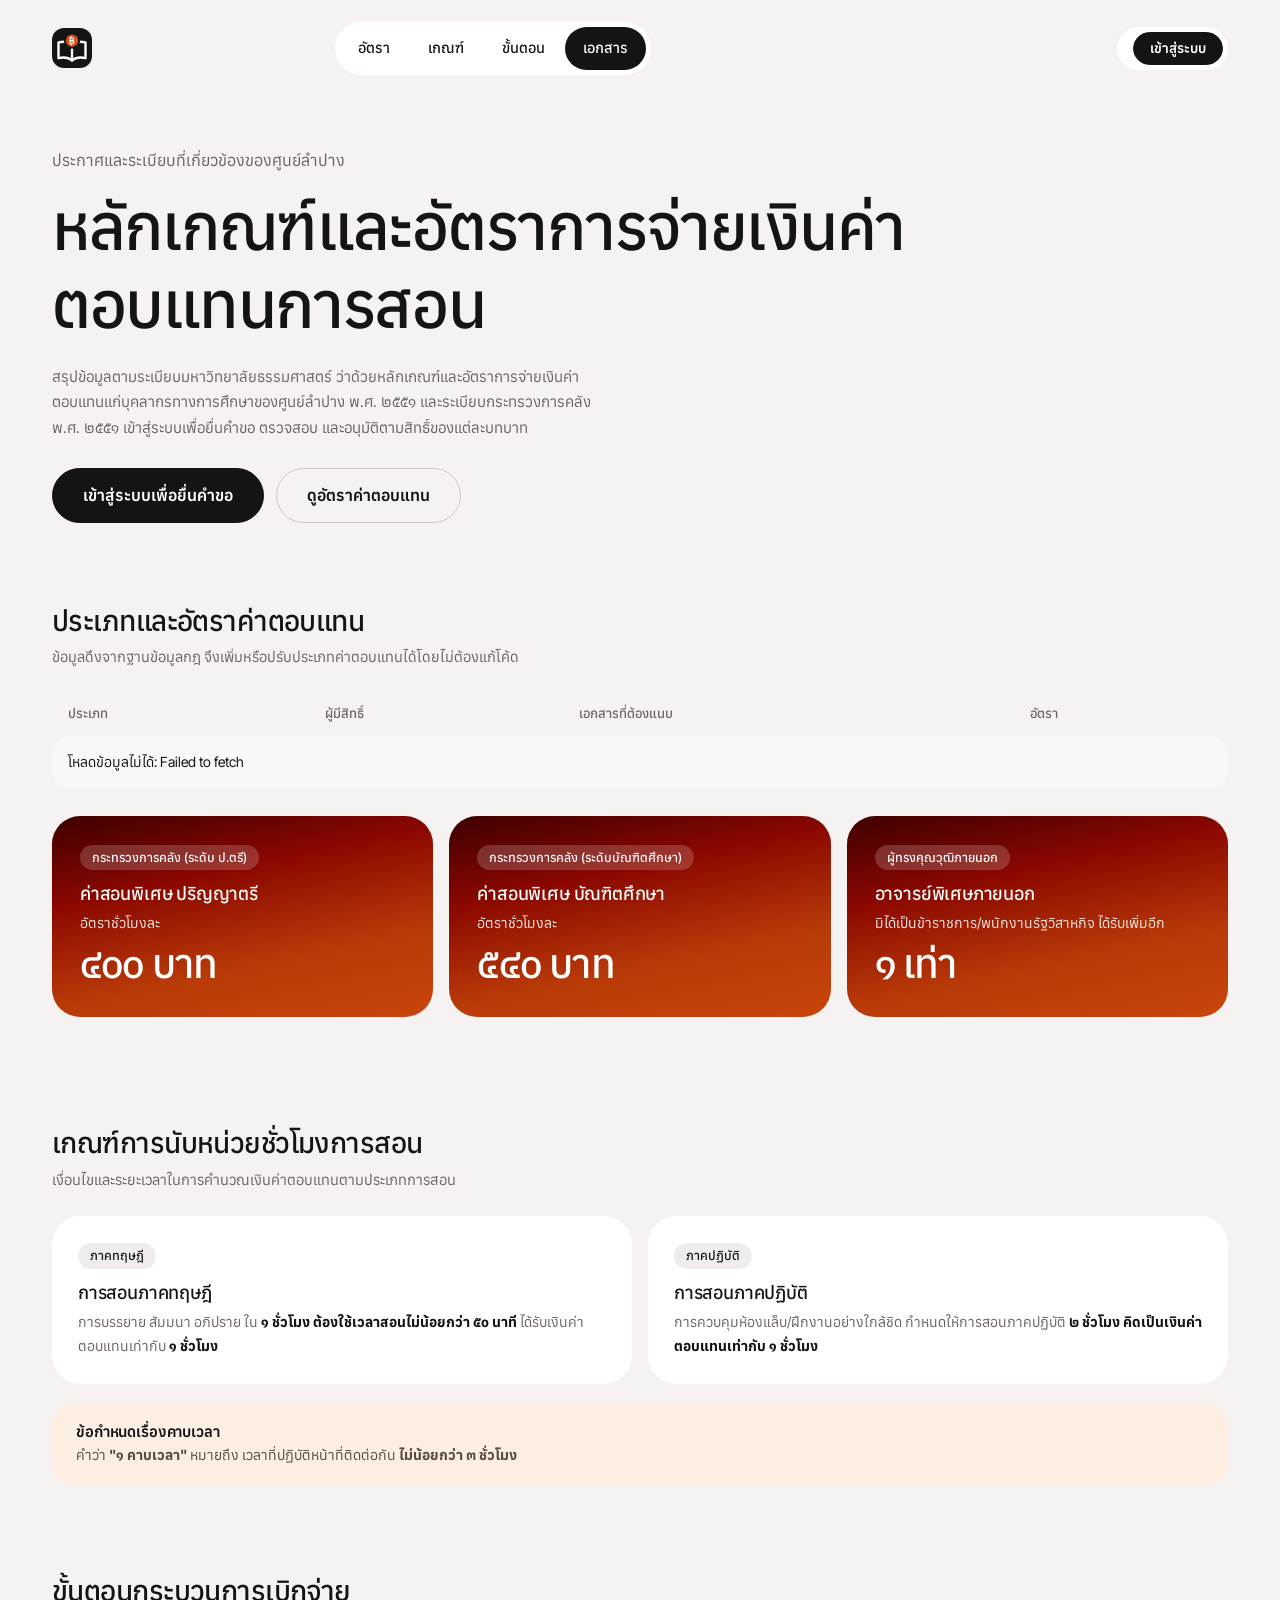
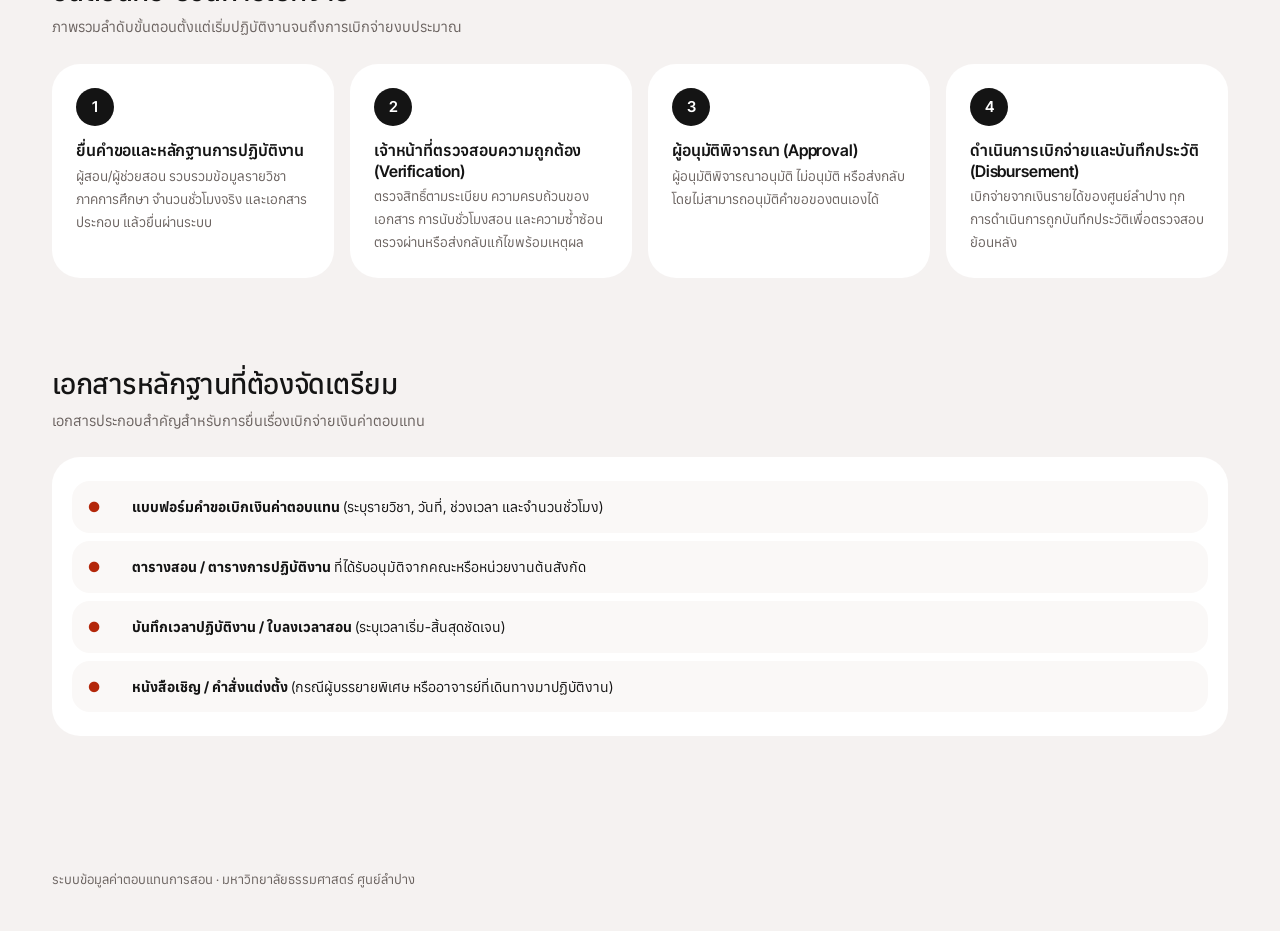
<file: Frontend/index.html>
<!DOCTYPE html>
<html lang="th">
<head>
  <meta charset="UTF-8">
  <meta name="viewport" content="width=device-width, initial-scale=1.0">
  <title>ระบบเบิกค่าตอบแทนการสอน</title>
  <link rel="preconnect" href="https://fonts.googleapis.com">
  <link rel="preconnect" href="https://fonts.gstatic.com" crossorigin>
  <link href="https://fonts.googleapis.com/css2?family=Anuphan:wght@400;500;600;700&family=Inter+Tight:wght@400;500;600;700&display=swap" rel="stylesheet">
  <link rel="stylesheet" href="css/index.css">
  <link rel="icon" href="favicon.svg" type="image/svg+xml">
  <link rel="icon" href="favicon-32.png" sizes="32x32" type="image/png">
  <link rel="apple-touch-icon" href="apple-touch-icon.png">
</head>
<body id="top">
<a class="skip" href="#main">ข้ามไปยังเนื้อหา</a>

<header class="site-header">
  <div class="wrap header-inner">
    <a class="brand" href="#top" aria-label="ระบบข้อมูลค่าตอบแทนการสอน">
      <svg class="brand-mark" viewBox="0 0 40 40" aria-hidden="true"><rect width="40" height="40" rx="12" fill="#141414"/><g transform="translate(2 2) scale(0.5625)"><defs><mask id="brandCut" maskUnits="userSpaceOnUse" x="0" y="0" width="64" height="64"><rect x="0" y="0" width="64" height="64" fill="#fff"/><circle cx="32" cy="19" r="14.5" fill="#000"/></mask></defs><g fill="none" stroke="#ffffff" stroke-width="4.2" stroke-linecap="round" stroke-linejoin="round" mask="url(#brandCut)"><path d="M32 26 C26 21 16 20 8 22 V50 C16 48 26 49 32 54"/><path d="M32 26 C38 21 48 20 56 22 V50 C48 48 38 49 32 54"/><path d="M32 26 V54"/></g><circle cx="32" cy="19" r="11" fill="#D4501A"/><g transform="translate(31.45 19.39) scale(0.78)" fill="none" stroke="#ffffff" stroke-width="2.69" stroke-linecap="round" stroke-linejoin="round"><path d="M-3.5 -7 H0.8 A3.25 3.25 0 0 1 0.8 -0.5 H-3.5"/><path d="M-3.5 -0.5 H1.6 A3.25 3.25 0 0 1 1.6 6 H-3.5"/><path d="M-3.5 -7 V6"/><path d="M-0.5 -9.5 V-7"/><path d="M-0.5 6 V8.5"/></g></g></svg>
      <span class="brand-text"><strong>ค่าตอบแทนการสอน</strong><small>ธรรมศาสตร์ ศูนย์ลำปาง</small></span>
    </a>
    <nav class="pill-nav" aria-label="เมนูหลัก">
      <a href="#dashboard" data-roles="Teacher TA Officer Approver Admin Administrators" hidden>ภาพรวม</a>
      <a href="#review" data-roles="Officer Approver" hidden>ตรวจสอบ/อนุมัติ</a>
      <a href="#claim" data-roles="Teacher TA" hidden>ยื่นคำขอ</a>
      <a href="#claims" data-roles="Teacher TA Officer Approver Admin Administrators" hidden>รายการคำขอ</a>
      <a href="#bank" data-roles="Teacher TA" hidden>บัญชีรับเงิน</a>
      <span class="nav-sep" aria-hidden="true"></span>
      <a href="#rates">อัตรา</a>
      <a href="#rules">เกณฑ์</a>
      <a href="#process">ขั้นตอน</a>
      <a href="#documents">เอกสาร</a>
    </nav>
    <div id="userBox"></div>
  </div>
</header>

<main id="main">

  <section class="hero wrap" id="intro">
    <p class="eyebrow">ประกาศและระเบียบที่เกี่ยวข้องของศูนย์ลำปาง</p>
    <h1>หลักเกณฑ์และอัตราการจ่ายเงินค่าตอบแทนการสอน</h1>
    <p class="hero-lede">
      สรุปข้อมูลตามระเบียบมหาวิทยาลัยธรรมศาสตร์ ว่าด้วยหลักเกณฑ์และอัตราการจ่ายเงินค่าตอบแทนแก่บุคลากรทางการศึกษาของศูนย์ลำปาง พ.ศ. ๒๕๕๑ และระเบียบกระทรวงการคลัง พ.ศ. ๒๕๕๑ เข้าสู่ระบบเพื่อยื่นคำขอ ตรวจสอบ และอนุมัติตามสิทธิ์ของแต่ละบทบาท
    </p>
    <div class="hero-actions">
      <button class="btn-pill big" type="button" onclick="login()">เข้าสู่ระบบเพื่อยื่นคำขอ</button>
      <a class="btn-pill big light" href="#rates">ดูอัตราค่าตอบแทน</a>
    </div>
  </section>

  <section id="dashboard" class="dash wrap" data-roles="Teacher TA Officer Approver Admin Administrators" hidden>
    <div class="dash-head">
      <div>
        <p class="eyebrow">ติดตามคำขอเบิกค่าตอบแทนของคุณได้ในที่เดียว</p>
        <h1 class="greet">ยินดีต้อนรับ, <span id="dashName">ผู้ใช้</span>!</h1>
      </div>
      <div class="dash-cta">
        <a class="btn-pill big" href="#claim" data-roles="Teacher TA" hidden>ยื่นคำขอใหม่</a>
        <a class="btn-pill big" href="#review" data-roles="Officer Approver" hidden>ไปที่คิวตรวจสอบ</a>
        <a class="btn-pill big" href="#claims" data-roles="Admin Administrators" hidden>ดูรายการคำขอ</a>
      </div>
    </div>

    <div class="dash-grid">
      <article class="card ember overview" aria-labelledby="ovTitle">
        <div class="card-head">
          <h2 id="ovTitle">ภาพรวมคำขอ</h2>
          <label class="pill-select"><span class="sr-only">เลือกปี (พ.ศ.)</span><select id="chartYear"></select></label>
        </div>
        <p class="kpi-label">ยอดรวมคำขอที่ยื่นแล้ว</p>
        <p class="kpi">฿<span id="kpiInt">0</span><span class="dec" id="kpiDec">.00</span></p>
        <p class="chip" id="kpiCount">0 คำขอที่ยื่นแล้ว</p>
        <div class="chart" role="group" aria-label="ยอดคำขอรายเดือน">
          <div class="plot" id="chartPlot"></div>
          <div class="months" id="chartMonths" aria-hidden="true"></div>
          <p class="chart-empty" id="chartEmpty"></p>
        </div>
        <p class="card-note">คำนวณจากรายการที่แสดงในตาราง &quot;รายการคำขอ&quot; ตามตัวกรองที่เลือก</p>
      </article>

      <article class="card ember" aria-labelledby="stTitle">
        <div class="card-head">
          <h2 id="stTitle">สถานะคำขอ</h2>
        </div>
        <p class="kpi-label">กำลังดำเนินการ</p>
        <p class="kpi"><span id="pendingCount">0</span><span class="dec"> คำขอ</span></p>
        <ul class="status-list" id="statusList"></ul>
        <div class="bank-card" data-roles="Teacher TA" hidden>
          <small>บัญชีรับเงิน <span id="dashBankCode">กำลังโหลด...</span></small>
          <p class="mask" id="dashBankMask">—</p>
          <small id="dashBankName"></small>
        </div>
        <div class="card-actions">
          <a class="btn-pill white" href="#claim" data-roles="Teacher TA" hidden>ยื่นคำขอ</a>
          <a class="btn-pill white" href="#bank" data-roles="Teacher TA" hidden>บัญชีรับเงิน</a>
          <a class="btn-pill white" href="#review" data-roles="Officer Approver" hidden>ตรวจสอบ/อนุมัติ</a>
        </div>
      </article>
    </div>

    <h2 class="sub-title">แยกตามประเภทค่าตอบแทน</h2>
    <div class="type-row" id="typeCards"></div>
  </section>

  <section id="review" class="section workspace" data-roles="Officer Approver" hidden>
    <h2>คำขอรอตรวจสอบ/อนุมัติ</h2>
    <p class="section-lede">เจ้าหน้าที่เห็นคำขอที่ยื่นแล้ว ผู้อนุมัติเห็นคำขอที่ตรวจผ่านแล้ว การส่งกลับหรือไม่อนุมัติต้องระบุเหตุผล</p>
    <div class="dynamic-filter-bar">
      <div id="activeFilters" class="active-filters-container"></div>
      <div class="add-filter-dropdown">
        <button type="button" class="btn ghost small" id="btnAddFilter">+ เพิ่มตัวกรอง</button>
        <div id="filterMenu" class="filter-menu" hidden>
          <button type="button" data-type="type">ประเภทคำขอ</button>
          <button type="button" data-type="term">ภาคการศึกษา</button>
          <button type="button" data-type="dateRange">ช่วงวันที่ปฏิบัติงาน</button>
          <button type="button" data-type="role">ผู้ขอ (TA / Teacher)</button>
        </div>
      </div>
    </div>

    <div class="table-card">
      <table>
        <thead>
          <tr><th>รหัส</th><th>ผู้ขอ</th><th>ประเภท</th><th>วิชา</th><th>ภาค</th><th>ชม.</th><th>ยอด</th><th>ไฟล์แนบ</th><th>ดำเนินการ</th></tr>
        </thead>
        <tbody id="reviewRows"><tr><td colspan="7">กำลังโหลดข้อมูล...</td></tr></tbody>
      </table>
    </div>
  </section>

  <section id="claim" class="section workspace" data-roles="Teacher TA" hidden>
    <h2>สร้างคำขอเบิกค่าตอบแทน</h2>
    <p class="section-lede">กรอกข้อมูล แล้วเลือกบันทึกร่างหรือยื่นคำขอ ระบบจะตรวจกฎและคำนวณยอดให้ ชื่อผู้ขอและบทบาทของคุณถูกกำหนดจากบัญชีที่เข้าสู่ระบบ</p>

    <div class="form-card">
      <input id="name" type="hidden">
      <label>ประเภทค่าตอบแทน
        <select id="typeSelect"><option value="">กำลังโหลด...</option></select>
      </label>
      <label>รายวิชา
        <input id="course" type="text" placeholder="เช่น CS361">
      </label>
      <label>ภาคการศึกษา
        <select id="term">
          <option>1/2569</option>
          <option>2/2569</option>
          <option>ฤดูร้อน/2569</option>
        </select>
      </label>
      <label>วันที่ปฏิบัติงาน
        <input id="date" type="date">
      </label>
      <label>จำนวนชั่วโมง
        <input id="hours" type="number" min="0.5" step="0.5">
      </label>

      <div class="upload-field">
        <div class="upload-head">
          <span class="upload-title">เอกสารประกอบ</span>
          <small class="upload-hint">สูงสุด 5 ไฟล์ ไฟล์ละไม่เกิน 100MB (เอกสาร ภาพ วิดีโอ)</small>
        </div>
        <input id="file" type="file" multiple hidden
          accept=".pdf,.doc,.docx,.xls,.xlsx,.ppt,.pptx,.txt,.csv,.jpg,.jpeg,.png,.gif,.webp,.mp4,.mov,.webm,.avi,.mkv">
        <button type="button" id="addBtn" class="btn-add">+ เพิ่มไฟล์</button>
        <div id="error" class="upload-error"></div>
        <ul id="fileList" class="file-list"></ul>
      </div>

      <p id="estimate" class="estimate"></p>
      <ul id="existingFileList" class="file-list"></ul>
      <div class="actions">
        <button id="btnDraft" class="btn ghost" type="button">บันทึกร่าง</button>
        <button id="btnSubmit" class="btn" type="button">ยื่นคำขอ</button>
        <button id="btnCancel" class="btn ghost" type="button" hidden>ยกเลิกการแก้ไข</button>
      </div>
      <p id="formMsg" class="msg" role="status"></p>
    </div>
  </section>

  <section id="claims" class="section workspace" data-roles="Teacher TA Officer Approver Admin Administrators" hidden>
    <h2>รายการคำขอ</h2>
    <p class="section-lede">ผู้ขอเห็นเฉพาะคำขอของตนเอง เจ้าหน้าที่และผู้อนุมัติเห็นคำขอที่ยื่นแล้วทั้งหมด</p>
    <div class="filters">
      <select id="fTerm" aria-label="กรองตามภาคการศึกษา">
        <option value="">ทุกภาคการศึกษา</option>
        <option>1/2569</option>
        <option>2/2569</option>
        <option>ฤดูร้อน/2569</option>
      </select>

      <select id="fType" aria-label="กรองตามประเภทค่าตอบแทน">
        <option value="">ทุกประเภท</option>
      </select>

      <select id="fStatus" aria-label="กรองตามสถานะ">
        <option value="">ทุกสถานะ</option>
        <option value="DRAFT">ร่าง</option>
        <option value="SUBMITTED">ยื่นแล้ว</option>
        <option value="VERIFIED">ตรวจแล้ว</option>
        <option value="APPROVED">อนุมัติ</option>
        <option value="PAID">จ่ายแล้ว</option>
        <option value="REJECTED">ไม่อนุมัติ</option>
        <option value="RETURNED">ส่งกลับแก้ไข</option>
      </select>
    </div>
    <div class="table-card">
      <table>
        <thead>
          <tr>
            <th>รหัส</th><th>ผู้ขอ</th><th>ประเภท</th><th>วิชา</th><th>ภาค</th>
            <th>ชม.</th><th>ยอด</th><th>สถานะ</th><th>ไฟล์แนบ</th><th>จัดการ</th>
          </tr>
        </thead>
        <tbody id="claimRows"><tr><td colspan="10">กำลังโหลดข้อมูล...</td></tr></tbody>
      </table>
    </div>
  </section>



  <section id="bank" class="section workspace" data-roles="Teacher TA" hidden>
    <h2>บัญชีรับเงินของฉัน</h2>
    <p class="section-lede">บันทึกบัญชีปลายทางที่จะรับค่าตอบแทน ระบบเก็บและแสดงเฉพาะเลขแบบปกปิด (เช่น xxx-x-x1234-x) เจ้าหน้าที่การเงินเห็นเฉพาะบัญชีของผู้ขอที่ได้รับอนุมัติ ในการทดสอบให้ใช้เลขจำลองเท่านั้น</p>

    <div class="form-card">
      <label>รหัสธนาคาร
        <input id="bankCode" type="text" placeholder="เช่น BANK-A" maxlength="20" autocomplete="off">
      </label>
      <label>เลขบัญชี
        <input id="bankNumber" type="text" inputmode="numeric" placeholder="เช่น xxx-x-x1234-x (เลขจำลอง)" maxlength="20" autocomplete="off">
      </label>
      <label>ชื่อบัญชี
        <input id="bankName" type="text" maxlength="100" autocomplete="off">
      </label>
      <p id="bankCurrent" class="estimate">กำลังโหลดข้อมูลบัญชี...</p>
      <div class="actions">
        <button id="btnSaveBank" class="btn" type="button">บันทึกบัญชี</button>
      </div>
      <p id="bankMsg" class="msg" role="status"></p>
    </div>
  </section>

  <section id="rates" class="section wrap">
    <h2>ประเภทและอัตราค่าตอบแทน</h2>
    <p class="section-lede">ข้อมูลดึงจากฐานข้อมูลกฎ จึงเพิ่มหรือปรับประเภทค่าตอบแทนได้โดยไม่ต้องแก้โค้ด</p>
    <div class="table-card">
      <table>
        <thead><tr><th>ประเภท</th><th>ผู้มีสิทธิ์</th><th>เอกสารที่ต้องแนบ</th><th>อัตรา</th></tr></thead>
        <tbody id="typeRows"><tr><td colspan="4">กำลังโหลดข้อมูล..</td></tr></tbody>
      </table>
    </div>
    <div class="type-grid">
      <article class="type-card">
        <span class="type-tag">กระทรวงการคลัง (ระดับ ป.ตรี)</span>
        <h3>ค่าสอนพิเศษ ปริญญาตรี</h3>
        <p>อัตราชั่วโมงละ <strong>๔๐๐ บาท</strong></p>
      </article>
      <article class="type-card">
        <span class="type-tag">กระทรวงการคลัง (ระดับบัณฑิตศึกษา)</span>
        <h3>ค่าสอนพิเศษ บัณฑิตศึกษา</h3>
        <p>อัตราชั่วโมงละ <strong>๕๔๐ บาท</strong></p>
      </article>
      <article class="type-card">
        <span class="type-tag">ผู้ทรงคุณวุฒิภายนอก</span>
        <h3>อาจารย์พิเศษภายนอก</h3>
        <p>มิได้เป็นข้าราชการ/พนักงานรัฐวิสาหกิจ ได้รับเพิ่มอีก <strong>๑ เท่า</strong></p>
      </article>
    </div>
  </section>

  <section id="rules" class="section wrap">
    <h2>เกณฑ์การนับหน่วยชั่วโมงการสอน</h2>
    <p class="section-lede">เงื่อนไขและระยะเวลาในการคำนวณเงินค่าตอบแทนตามประเภทการสอน</p>
    <div class="type-grid">
      <article class="type-card">
        <span class="type-tag">ภาคทฤษฎี</span>
        <h3>การสอนภาคทฤษฎี</h3>
        <p>การบรรยาย สัมมนา อภิปราย ใน <strong>๑ ชั่วโมง ต้องใช้เวลาสอนไม่น้อยกว่า ๕๐ นาที</strong> ได้รับเงินค่าตอบแทนเท่ากับ <strong>๑ ชั่วโมง</strong></p>
      </article>
      <article class="type-card">
        <span class="type-tag">ภาคปฏิบัติ</span>
        <h3>การสอนภาคปฏิบัติ</h3>
        <p>การควบคุมห้องแล็บ/ฝึกงานอย่างใกล้ชิด กำหนดให้การสอนภาคปฏิบัติ <strong>๒ ชั่วโมง คิดเป็นเงินค่าตอบแทนเท่ากับ ๑ ชั่วโมง</strong></p>
      </article>
    </div>
    <div class="note-box">
      <h4>ข้อกำหนดเรื่องคาบเวลา</h4>
      <p>คำว่า <strong>"๑ คาบเวลา"</strong> หมายถึง เวลาที่ปฏิบัติหน้าที่ติดต่อกัน <strong>ไม่น้อยกว่า ๓ ชั่วโมง</strong></p>
    </div>
  </section>

  <section id="process" class="section wrap">
    <h2>ขั้นตอนกระบวนการเบิกจ่าย</h2>
    <p class="section-lede">ภาพรวมลำดับขั้นตอนตั้งแต่เริ่มปฏิบัติงานจนถึงการเบิกจ่ายงบประมาณ</p>
    <ol class="process-list">
      <li>
        <span class="step-index">1</span>
        <div>
          <h3>ยื่นคำขอและหลักฐานการปฏิบัติงาน</h3>
          <p>ผู้สอน/ผู้ช่วยสอน รวบรวมข้อมูลรายวิชา ภาคการศึกษา จำนวนชั่วโมงจริง และเอกสารประกอบ แล้วยื่นผ่านระบบ</p>
        </div>
      </li>
      <li>
        <span class="step-index">2</span>
        <div>
          <h3>เจ้าหน้าที่ตรวจสอบความถูกต้อง (Verification)</h3>
          <p>ตรวจสิทธิ์ตามระเบียบ ความครบถ้วนของเอกสาร การนับชั่วโมงสอน และความซ้ำซ้อน ตรวจผ่านหรือส่งกลับแก้ไขพร้อมเหตุผล</p>
        </div>
      </li>
      <li>
        <span class="step-index">3</span>
        <div>
          <h3>ผู้อนุมัติพิจารณา (Approval)</h3>
          <p>ผู้อนุมัติพิจารณาอนุมัติ ไม่อนุมัติ หรือส่งกลับ โดยไม่สามารถอนุมัติคำขอของตนเองได้</p>
        </div>
      </li>
      <li>
        <span class="step-index">4</span>
        <div>
          <h3>ดำเนินการเบิกจ่ายและบันทึกประวัติ (Disbursement)</h3>
          <p>เบิกจ่ายจากเงินรายได้ของศูนย์ลำปาง ทุกการดำเนินการถูกบันทึกประวัติเพื่อตรวจสอบย้อนหลัง</p>
        </div>
      </li>
    </ol>
  </section>

  <section id="documents" class="section wrap">
    <h2>เอกสารหลักฐานที่ต้องจัดเตรียม</h2>
    <p class="section-lede">เอกสารประกอบสำคัญสำหรับการยื่นเรื่องเบิกจ่ายเงินค่าตอบแทน</p>
    <div class="table-card">
      <table>
        <tbody>
          <tr><td class="bullet">●</td><td><strong>แบบฟอร์มคำขอเบิกเงินค่าตอบแทน</strong> (ระบุรายวิชา, วันที่, ช่วงเวลา และจำนวนชั่วโมง)</td></tr>
          <tr><td class="bullet">●</td><td><strong>ตารางสอน / ตารางการปฏิบัติงาน</strong> ที่ได้รับอนุมัติจากคณะหรือหน่วยงานต้นสังกัด</td></tr>
          <tr><td class="bullet">●</td><td><strong>บันทึกเวลาปฏิบัติงาน / ใบลงเวลาสอน</strong> (ระบุเวลาเริ่ม-สิ้นสุดชัดเจน)</td></tr>
          <tr><td class="bullet">●</td><td><strong>หนังสือเชิญ / คำสั่งแต่งตั้ง</strong> (กรณีผู้บรรยายพิเศษ หรืออาจารย์ที่เดินทางมาปฏิบัติงาน)</td></tr>
        </tbody>
      </table>
    </div>
  </section>

</main>

<dialog id="histDlg">
  <h3>ประวัติการดำเนินการ</h3>
  <ul id="histBody"></ul>
  <button class="btn small" type="button" onclick="document.getElementById('histDlg').close()">ปิด</button>
</dialog>

<dialog id="paymentDlg" class="modal-dialog">
  <h3>บันทึกหลักฐานการโอนเงิน</h3>
  
  <div id="paymentBankInfo" class="bank-info-box">
    <!-- ข้อมูลบัญชีธนาคารจะถูกนำมาแสดงตรงนี้ผ่าน JS -->
  </div>

  <div class="form-card" style="margin-top: 1rem;">
    <label>หลักฐานการโอนเงิน (สลิป):
      <input type="file" id="slipFile" accept=".jpg,.jpeg,.png,.pdf">
    </label>
    <p class="upload-hint">อัปโหลดรูปภาพสลิป หรือไฟล์ PDF ขนาดไม่เกิน 10MB</p>
  </div>

  <div class="actions" style="justify-content: flex-end; margin-top: 1.5rem;">
    <button class="btn ghost" type="button" onclick="document.getElementById('paymentDlg').close()">ยกเลิก</button>
    <button class="btn" type="button" id="btnConfirmPayment">ยืนยันการโอนเงิน</button>
  </div>
  <p id="paymentMsg" class="msg"></p>
</dialog>

<noscript><p class="wrap section-lede">ต้องเปิดใช้งาน JavaScript เพื่อใช้งานระบบนี้</p></noscript>

<footer class="site-footer">
  <div class="wrap">
    <span>ระบบข้อมูลค่าตอบแทนการสอน &middot; มหาวิทยาลัยธรรมศาสตร์ ศูนย์ลำปาง</span>
  </div>
</footer>

<script src="js/auth.js"></script>
<script src="js/app.js"></script>
<script src="js/review.js"></script>
<script src="js/ui.js"></script>
</body>
</html>
</file>
<file: Frontend/css/index.css>
/* ==========================================================
   ระบบข้อมูลค่าตอบแทนการสอน — UI v4 (สไตล์แดชบอร์ด)
   เปลี่ยนเฉพาะหน้าตา: id / data-roles / ชื่อ class ที่ JS สร้าง ยังเหมือนเดิม
   ========================================================== */

/* ===== ตัวแปร ===== */
:root {
  --ink: #141414;
  --muted: #6a625f;
  --ground: #f5f2f1;
  --paper: #ffffff;
  --soft: #faf8f7;          /* พื้นแถวในรายการ */
  --line: #ebe5e3;
  --accent: #b3270a;        /* ตัวเลขเงิน/ลิงก์บนพื้นขาว */
  --ember: linear-gradient(168deg, #3d0000 0%, #8a0700 32%, #b83a08 68%, #c9460b 100%);
  --focus: #1b5fd1;
  --ok: #1d6a45;
  --err: #b42318;
  --r-xl: 28px;
  --r-l: 20px;
  --r-m: 14px;
  --sans: "Inter Tight", "Anuphan", "Noto Sans Thai", system-ui, -apple-system, "Segoe UI", sans-serif;
}

/* ===== พื้นฐาน ===== */
*, *::before, *::after { box-sizing: border-box; }
[hidden] { display: none !important; }

html { scroll-behavior: smooth; scroll-padding-top: 24px; }

body {
  margin: 0;
  background: var(--ground);
  color: var(--ink);
  font-family: var(--sans);
  font-size: 15px;
  line-height: 1.7;
  -webkit-font-smoothing: antialiased;
}

h1, h2, h3, h4 { margin: 0; font-weight: 600; line-height: 1.3; letter-spacing: -0.01em; }
p { margin: 0; }
a { color: inherit; }

.wrap { max-width: 1240px; margin: 0 auto; padding: 0 32px; }

.sr-only {
  position: absolute; width: 1px; height: 1px; margin: -1px; padding: 0;
  overflow: hidden; clip: rect(0 0 0 0); white-space: nowrap; border: 0;
}

.skip {
  position: absolute; left: 12px; top: -60px; z-index: 100;
  padding: 8px 16px; background: var(--paper); border-radius: 999px; font-weight: 600; text-decoration: none;
}
.skip:focus { top: 10px; }

:focus-visible { outline: 3px solid var(--focus); outline-offset: 2px; }

/* ===== Header: โลโก้ + เมนูแคปซูล + กล่องผู้ใช้ ===== */
.site-header { padding: 22px 0 8px; }

.header-inner { display: flex; align-items: center; gap: 20px; }

.brand { flex: none; display: flex; align-items: center; gap: 10px; text-decoration: none; }
.brand-mark { display: block; width: 40px; height: 40px; }
.brand-text { display: grid; line-height: 1.25; }
.brand-text strong { font-size: 15px; font-weight: 700; }
.brand-text small  { font-size: 12px; color: var(--muted); }

.pill-nav {
  flex: 1;
  display: flex;
  align-items: center;
  gap: 2px;
  min-width: 0;
  max-width: max-content;
  margin: 0 auto;
  padding: 5px;
  overflow-x: auto;
  background: var(--paper);
  border-radius: 999px;
  scrollbar-width: none;
}
.pill-nav::-webkit-scrollbar { display: none; }

.pill-nav a {
  flex: none;
  padding: 9px 18px;
  border-radius: 999px;
  font-size: 14.5px;
  font-weight: 500;
  white-space: nowrap;
  text-decoration: none;
  color: var(--ink);
  transition: background 0.15s ease, color 0.15s ease;
}
.pill-nav a:hover { background: #f1ecea; }
.pill-nav a.active { background: var(--ink); color: #ffffff; }

.nav-sep { display: none; flex: none; width: 1px; height: 20px; margin: 0 6px; background: var(--line); }
.pill-nav a[data-roles]:not([hidden]) ~ .nav-sep { display: block; }

#userBox {
  flex: none;
  display: flex;
  align-items: center;
  gap: 10px;
  margin-left: auto;
  padding: 5px 5px 5px 16px;
  background: var(--paper);
  border-radius: 999px;
}
#userBox:not(:has(*)) { display: none; }

.user-chip { display: flex; flex-direction: column; align-items: flex-end; max-width: 190px; line-height: 1.3; }
.user-email {
  max-width: 100%; overflow: hidden; text-overflow: ellipsis; white-space: nowrap;
  font-size: 13px; font-weight: 500;
}
.user-role {
  padding: 0 8px; border-radius: 999px;
  background: #fde6d8; font-size: 11.5px; font-weight: 600; color: var(--accent);
}

/* ===== ปุ่ม ===== */
.btn, .btn-pill {
  display: inline-flex; align-items: center; justify-content: center; gap: 8px;
  padding: 10px 22px;
  background: var(--ink);
  border: 1px solid var(--ink);
  border-radius: 999px;
  font-family: inherit; font-size: 14.5px; font-weight: 600; line-height: 1.4;
  color: #ffffff; text-decoration: none; cursor: pointer;
  transition: background 0.15s ease, transform 0.1s ease;
}
.btn:hover, .btn-pill:hover { background: #333333; }
.btn:active, .btn-pill:active { transform: scale(0.98); }

.btn.ghost, .btn-pill.light { background: transparent; color: var(--ink); border-color: #cfc7c4; }
.btn.ghost:hover, .btn-pill.light:hover { background: #f1ecea; }

.btn.small { padding: 6px 16px; font-size: 13.5px; white-space: nowrap; }
.btn-pill.big { padding: 15px 30px; font-size: 16px; }

.btn-pill.white { background: #ffffff; color: var(--ink); border-color: #ffffff; }
.btn-pill.white:hover { background: #fbeee6; }

.icon-btn {
  padding: 3px 9px; background: transparent; border: 1px solid var(--line);
  border-radius: 999px; font-size: 14px; cursor: pointer;
}
.icon-btn:hover { background: #f1ecea; }

/* ===== Hero (ผู้ที่ยังไม่ล็อกอิน) ===== */
.hero { padding: 64px 32px 36px; }

.eyebrow { margin-bottom: 14px; font-size: 16px; color: var(--muted); }

.hero h1 {
  max-width: 14em;
  font-size: clamp(34px, 5.6vw, 64px);
  font-weight: 500;
  line-height: 1.22;
  letter-spacing: -0.02em;
}
.hero-lede { max-width: 62ch; margin-top: 20px; color: var(--muted); }
.hero-actions { display: flex; flex-wrap: wrap; gap: 12px; margin-top: 28px; }

/* ผู้ใช้เข้าสู่ระบบแล้ว: ซ่อน hero สาธารณะ แล้วใช้แดชบอร์ดแทน */
body:has(#dashboard:not([hidden])) .hero { display: none; }

/* ===== แดชบอร์ด ===== */
.dash { padding-top: 40px; padding-bottom: 8px; }

.dash-head { display: flex; flex-wrap: wrap; align-items: flex-end; justify-content: space-between; gap: 20px; margin-bottom: 28px; }
.dash-head .eyebrow { margin-bottom: 6px; }
.greet { font-size: clamp(32px, 5vw, 56px); font-weight: 500; letter-spacing: -0.025em; line-height: 1.2; }
.dash-cta { display: flex; flex-wrap: wrap; gap: 10px; }

.dash-grid { display: grid; grid-template-columns: minmax(0, 7fr) minmax(0, 5fr); gap: 16px; }

.card { min-width: 0; padding: 32px; border-radius: var(--r-xl); }
.card.ember.overview { display: flex; flex-direction: column; }
.card.ember { background: var(--ember); color: #ffffff; }

.card-head { display: flex; align-items: center; justify-content: space-between; gap: 12px; margin-bottom: 18px; }
.card-head h2 { font-size: 22px; font-weight: 500; }

.pill-select select {
  appearance: none;
  padding: 8px 34px 8px 16px;
  background: rgba(255, 255, 255, 0.16) url("data:image/svg+xml;utf8,<svg xmlns='http://www.w3.org/2000/svg' width='12' height='8' viewBox='0 0 12 8'><path d='M1 1.5l5 5 5-5' fill='none' stroke='white' stroke-width='1.8' stroke-linecap='round' stroke-linejoin='round'/></svg>") no-repeat right 14px center;
  border: 0; border-radius: 999px;
  font-family: inherit; font-size: 14px; color: #ffffff; cursor: pointer;
}
.pill-select option { color: var(--ink); }

.kpi-label { font-size: 14px; color: rgba(255, 255, 255, 0.85); }
.kpi {
  margin: 2px 0 10px;
  font-size: clamp(40px, 5vw, 60px);
  font-weight: 500;
  line-height: 1.15;
  letter-spacing: -0.03em;
  font-variant-numeric: tabular-nums;
}
.kpi .dec { color: rgba(255, 255, 255, 0.62); }

.chip {
  align-self: flex-start;
  display: inline-block; padding: 3px 14px; border-radius: 999px;
  background: rgba(255, 255, 255, 0.18); font-size: 13.5px; color: #ffffff;
}

/* กราฟรายเดือน */
.chart { display: flex; flex-direction: column; flex: 1; margin-top: 22px; }
.plot { position: relative; flex: 1; min-height: 230px; margin-left: 46px; }

.gridline {
  position: absolute; left: 0; right: 0; height: 1px; background: rgba(255, 255, 255, 0.2);
}
.gridline span {
  position: absolute; left: -46px; top: -11px; width: 38px;
  font-size: 12px; text-align: right; color: rgba(255, 255, 255, 0.92); font-variant-numeric: tabular-nums;
}

.bars { position: absolute; inset: 0; display: grid; grid-template-columns: repeat(12, minmax(0, 1fr)); gap: 12px; }
.col { position: relative; display: flex; align-items: flex-end; justify-content: center; height: 100%; }

.bar {
  position: relative;
  width: min(100%, 26px);
  min-height: 3px;
  padding: 0;
  background: rgba(255, 255, 255, 0.92);
  border: 0;
  border-radius: 999px 999px 4px 4px;
  cursor: pointer;
}
.bar.empty { background: rgba(255, 255, 255, 0.35); cursor: default; }
.bar:hover, .bar:focus-visible { background: #ffffff; outline-offset: 3px; outline-color: #ffffff; }

.tip {
  position: absolute; bottom: calc(100% + 10px); left: 50%; z-index: 5;
  display: none; min-width: 150px; padding: 10px 14px;
  background: #ffffff; color: var(--ink); border-radius: var(--r-m);
  box-shadow: 0 6px 24px rgba(0, 0, 0, 0.25);
  font-size: 13px; line-height: 1.45; text-align: left; white-space: nowrap;
  transform: translateX(-50%); pointer-events: none;
}
.tip strong { display: block; font-size: 16px; font-variant-numeric: tabular-nums; }
.bar:hover .tip, .bar:focus-visible .tip { display: block; }
.col:nth-child(-n+2) .tip { left: 0; transform: none; }
.col:nth-last-child(-n+2) .tip { left: auto; right: 0; transform: none; }

.months { display: grid; grid-template-columns: repeat(12, minmax(0, 1fr)); gap: 12px; margin: 10px 0 0 46px; }
.months span { overflow: hidden; font-size: 12.5px; text-align: center; white-space: nowrap; color: rgba(255, 255, 255, 0.92); }

.chart-empty { margin: 8px 0 0 46px; font-size: 14px; color: rgba(255, 255, 255, 0.92); }
.chart-empty:empty { display: none; }

.card-note { margin-top: 16px; font-size: 12.5px; color: rgba(255, 255, 255, 0.85); }

/* การ์ดสถานะ */
.status-list { display: grid; gap: 8px; margin: 18px 0 20px; padding: 0; list-style: none; }
.status-list li {
  display: flex; align-items: center; justify-content: space-between; gap: 12px;
  padding: 7px 16px; background: rgba(255, 255, 255, 0.14); border-radius: 999px; font-size: 14px;
}
.status-list b { font-variant-numeric: tabular-nums; font-weight: 600; }

.bank-card {
  position: relative; margin: 0 0 18px; padding: 16px 20px 18px;
  background: rgba(255, 255, 255, 0.2); border-radius: var(--r-l);
}
.bank-card::before, .bank-card::after {      /* เลียนแบบการ์ดซ้อนกันในภาพอ้างอิง */
  content: ""; position: absolute; left: 16px; right: 16px; height: 10px;
  background: rgba(255, 255, 255, 0.12); border-radius: 12px 12px 0 0;
}
.bank-card::before { top: -8px; }
.bank-card::after  { top: -14px; left: 32px; right: 32px; background: rgba(255, 255, 255, 0.07); }
.bank-card small { font-size: 12.5px; color: rgba(255, 255, 255, 0.9); }
.bank-card .mask { margin: 2px 0; font-size: 20px; font-weight: 500; letter-spacing: 0.04em; font-variant-numeric: tabular-nums; }

.card-actions { display: flex; flex-wrap: wrap; gap: 10px; }
.card-actions .btn-pill { flex: 1 1 140px; }

/* การ์ดแยกตามประเภท */
.sub-title { margin: 32px 0 14px; font-size: 22px; font-weight: 500; }
.type-row { display: grid; grid-template-columns: repeat(auto-fit, minmax(220px, 1fr)); gap: 16px; }
.mini { padding: 24px; background: var(--paper); border-radius: var(--r-xl); }
.mini h3 { font-size: 16px; font-weight: 500; color: var(--muted); }
.mini .amt { margin-top: 26px; font-size: 32px; font-weight: 500; letter-spacing: -0.02em; font-variant-numeric: tabular-nums; }
.mini .amt .dec { color: #a39a96; }
.mini .meta { margin-top: 2px; font-size: 13.5px; color: var(--muted); }
.type-empty { grid-column: 1 / -1; padding: 24px; background: var(--paper); border-radius: var(--r-xl); color: var(--muted); }

/* ===== Section ทั่วไป ===== */
.section { padding: 44px 32px; }
.section h2 { margin-bottom: 6px; font-size: 28px; font-weight: 500; letter-spacing: -0.02em; }
.section-lede { max-width: 70ch; margin-bottom: 24px; font-size: 14.5px; color: var(--muted); }

/* พื้นที่ทำงาน: การ์ดขาวโค้งมน */
.section.workspace {
  width: min(1176px, calc(100% - 64px));   /* ขอบเท่ากับเนื้อหาของ .wrap */
  margin: 16px auto;
  padding: 32px;
  background: var(--paper);
  border-radius: var(--r-xl);
}
.section.workspace h2 { font-size: 24px; }

/* ===== ตาราง = รายการแถวโค้งมน ===== */
.table-card { margin-bottom: 20px; overflow-x: auto; }
.workspace .table-card { margin-bottom: 0; }

table { width: 100%; border-collapse: separate; border-spacing: 0 8px; text-align: left; font-size: 14px; }
#claims table { min-width: 1040px; }
#review table { min-width: 820px; }
#claims td:nth-child(2), #claims td:nth-child(3), #claims td:nth-child(9) { min-width: 170px; }
#claims td:last-child { min-width: 130px; }
#review td:nth-child(3) { min-width: 170px; }

th { padding: 0 16px 4px; font-weight: 500; font-size: 13px; color: var(--muted); white-space: nowrap; background: transparent; border: 0; }
td { padding: 14px 16px; background: var(--soft); border: 0; vertical-align: middle; }
td:first-child { border-top-left-radius: 18px; border-bottom-left-radius: 18px; }
td:last-child  { border-top-right-radius: 18px; border-bottom-right-radius: 18px; }
tbody tr:hover td { background: #f4efed; }

.bullet { width: 40px; text-align: center; color: var(--accent); }

.rate { font-weight: 600; font-variant-numeric: tabular-nums; color: var(--accent); white-space: nowrap; }

/* ===== สถานะ ===== */
.status {
  display: inline-flex; align-items: center; gap: 6px;
  padding: 2px 12px; border-radius: 999px; background: #efeceb;
  font-size: 13px; font-weight: 600; color: #3f4856; white-space: nowrap;
}
.status::before { content: ""; width: 7px; height: 7px; border-radius: 50%; background: currentColor; }
.status.SUBMITTED { background: #ffeed2; color: #8a4f00; }
.status.VERIFIED  { background: #dce9fa; color: #17467f; }
.status.APPROVED  { background: #dcf1e5; color: #14583a; }
.status.PAID      { background: #d3efee; color: #0e5a58; }
.status.REJECTED  { background: #fbe0dc; color: #8f1f16; }
.status.RETURNED  { background: #efe2f9; color: #5b2a86; }

/* ===== ฟอร์ม ===== */
.form-card { display: grid; grid-template-columns: repeat(auto-fit, minmax(230px, 1fr)); gap: 18px 20px; }

.form-card label { display: grid; gap: 6px; align-content: start; font-size: 14px; font-weight: 500; }

.form-card input, .form-card select, .filters select {
  width: 100%; padding: 11px 16px;
  background: var(--soft);
  border: 1.5px solid transparent;
  border-radius: var(--r-m);
  font-family: inherit; font-size: 15px; color: var(--ink);
}
.form-card input:hover, .form-card select:hover, .filters select:hover { border-color: #ddd5d2; }
.form-card input[type="file"] { padding: 9px 14px; cursor: pointer; }

.form-card .actions, .form-card .estimate, .form-card .msg, .form-card .upload-field { grid-column: 1 / -1; }

.estimate { min-height: 1.7em; font-weight: 600; font-variant-numeric: tabular-nums; color: var(--accent); }
.actions { display: flex; flex-wrap: wrap; gap: 12px; }

.msg { font-size: 14px; font-weight: 500; }
.msg:empty { display: none; }
.msg.ok  { color: var(--ok); }
.msg.err { color: var(--err); }

.filters { display: flex; flex-wrap: wrap; gap: 12px; margin-bottom: 16px; }
.filters select { width: auto; min-width: 190px; background: var(--soft); }

/* ===== อัปโหลดไฟล์ ===== */
.upload-field { display: flex; flex-direction: column; gap: 8px; }
.upload-head { display: flex; flex-wrap: wrap; align-items: baseline; gap: 4px 12px; }
.upload-title { font-weight: 600; }
.upload-hint { font-size: 13px; color: var(--muted); }

.btn-add {
  width: 100%; padding: 16px; background: var(--soft);
  border: 2px dashed #cfc7c4; border-radius: var(--r-l);
  font-family: inherit; font-size: 14.5px; font-weight: 600; color: var(--ink); cursor: pointer;
}
.btn-add:hover { background: #f4efed; }

.upload-error { color: var(--err); font-size: 14px; }
.upload-error:empty { display: none; }

.file-list { display: flex; flex-direction: column; gap: 6px; margin: 0; padding: 0; list-style: none; }
.file-list:empty { display: none; }

.file-item {
  display: flex; justify-content: space-between; align-items: center;
  padding: 8px 8px 8px 16px; background: var(--soft); border-radius: 999px;
}
.file-item.existing { background: #f1ecea; }
.file-size { color: var(--muted); }

.btn-remove {
  display: grid; place-items: center; width: 30px; height: 30px;
  border: none; border-radius: 50%; background: transparent;
  font-size: 16px; line-height: 1; color: var(--muted); cursor: pointer;
}
.btn-remove:hover { background: #fbe0dc; color: var(--err); }

.file-link { display: inline-flex; align-items: center; gap: 4px; margin: 0 8px 4px 0; font-size: 13.5px; color: #17467f; }
.file-icon { width: 16px; height: 16px; object-fit: contain; }

/* ===== Dialog ===== */
dialog { width: min(540px, 92vw); padding: 28px; border: none; border-radius: var(--r-xl); color: var(--ink); }
dialog::backdrop { background: rgba(40, 0, 0, 0.55); }
dialog h3 { margin-bottom: 16px; font-size: 20px; font-weight: 500; }

#histBody { max-height: 55vh; margin: 0 0 20px; padding: 0; overflow-y: auto; list-style: none; }
#histBody li { padding: 8px 0 12px 16px; border-left: 3px solid #e8a27c; font-size: 14px; }
#histBody small { color: var(--muted); }

.bank-info-box { padding: 14px 18px; background: var(--soft); border-radius: var(--r-l); }
.bank-info-box p { margin: 4px 0; }

/* ===== ส่วนข้อมูลอ้างอิง (สาธารณะ) ===== */
.type-grid { display: grid; grid-template-columns: repeat(auto-fit, minmax(260px, 1fr)); gap: 16px; margin-bottom: 20px; }

.type-tag {
  display: inline-block; margin-bottom: 12px; padding: 2px 12px; border-radius: 999px;
  background: #efeceb; font-size: 12.5px; font-weight: 500;
}
.type-card h3 { margin-bottom: 6px; font-size: 18px; font-weight: 500; }
.type-card p { font-size: 14px; color: var(--muted); }

/* อัตรา: การ์ดไล่สีเหมือนภาพอ้างอิง ตัวเลขเงินเป็นจุดเด่น */
#rates .type-card { padding: 28px; background: var(--ember); border-radius: var(--r-xl); color: #ffffff; }
#rates .type-tag { background: rgba(255, 255, 255, 0.18); color: #ffffff; }
#rates .type-card p { color: rgba(255, 255, 255, 0.9); }
#rates .type-card strong { display: block; margin-top: 4px; font-size: 40px; font-weight: 500; line-height: 1.25; letter-spacing: -0.02em; color: #ffffff; }

#rules .type-card { padding: 26px; background: var(--paper); border-radius: var(--r-xl); }
#rules .type-card strong { color: var(--ink); }

.note-box { margin-top: 16px; padding: 18px 24px; background: #fdeee4; border-radius: var(--r-l); }
.note-box h4 { margin-bottom: 2px; font-size: 15px; }
.note-box p { font-size: 14px; color: #5b4a43; }

/* ขั้นตอน (เป็นลำดับจริง จึงมีหมายเลข) */
.process-list { display: grid; grid-template-columns: repeat(4, 1fr); gap: 16px; margin: 0; padding: 0; list-style: none; }
.process-list li { display: grid; gap: 14px; align-content: start; padding: 24px; background: var(--paper); border-radius: var(--r-xl); }
.step-index { display: grid; place-items: center; width: 38px; height: 38px; border-radius: 50%; background: var(--ink); font-weight: 600; color: #ffffff; }
.process-list h3 { margin-bottom: 4px; font-size: 16px; font-weight: 600; }
.process-list p { font-size: 13.5px; color: var(--muted); }

.dynamic-filter-bar {
  display: flex;
  flex-wrap: wrap;
  gap: 10px;
  align-items: center;
  margin-bottom: 15px;
}

.active-filters-container {
  display: flex;
  flex-wrap: wrap;
  gap: 8px;
}

.filter-chip {
  display: inline-flex;
  align-items: center;
  gap: 8px;
  background: #f1f3f5;
  border: 1px solid #dcdfe6;
  padding: 4px 10px;
  border-radius: 6px;
  font-size: 13px;
}

.filter-chip select, .filter-chip input {
  padding: 3px 6px;
  border-radius: 4px;
  border: 1px solid #ccc;
  font-size: 13px;
}

.btn-remove-filter {
  background: none;
  border: none;
  color: #888;
  cursor: pointer;
  font-weight: bold;
}
.btn-remove-filter:hover {
  color: #ff4d4f;
}

.add-filter-dropdown {
  position: relative;
}

.filter-menu {
  position: absolute;
  top: 100%;
  left: 0;
  background: #fff;
  border: 1px solid #eee;
  box-shadow: 0 4px 12px rgba(0,0,0,0.1);
  border-radius: 8px;
  z-index: 10;
  display: flex;
  flex-direction: column;
  min-width: 160px;
  padding: 4px 0;
}

.filter-menu button {
  padding: 8px 12px;
  text-align: left;
  background: none;
  border: none;
  cursor: pointer;
}
.filter-menu button:hover {
  background: #f5f5f5;
}

#documents .table-card { padding: 16px 20px; background: var(--paper); border-radius: var(--r-xl); }

/* ===== Footer ===== */
.site-footer { margin-top: 40px; padding: 28px 0 40px; font-size: 13px; color: var(--muted); }

/* ===== Responsive (ต้องอยู่ท้ายไฟล์) ===== */
@media (max-width: 1400px) {
  .brand-text { display: none; }     /* เหลือโลโก้อย่างเดียว เพื่อให้เมนูแคปซูลมีที่พอ */
}

@media (max-width: 1180px) {
  .header-inner { flex-wrap: wrap; row-gap: 12px; }
  .pill-nav { order: 3; flex: 0 0 100%; max-width: 100%; }
  .user-email { display: none; }                 /* เหลือกลุ่มกับปุ่มออกจากระบบ (ดูอีเมลได้จาก title) */
  .dash-grid { grid-template-columns: minmax(0, 1fr); }
  .process-list { grid-template-columns: 1fr 1fr; }
}

@media (max-width: 640px) {
  .wrap { padding: 0 16px; }
  .hero { padding: 40px 16px 24px; }
  .section { padding: 32px 16px; }
  .section.workspace { width: calc(100% - 24px); padding: 22px 16px; }
  .card { padding: 24px 20px; border-radius: 22px; }
  .brand-text small { display: none; }
  .plot, .months, .chart-empty { margin-left: 34px; }
  .gridline span { left: -34px; width: 28px; font-size: 11px; }
  .bars, .months { gap: 3px; }
  .months span { font-size: 10.5px; }
  .process-list { grid-template-columns: 1fr; }
  .user-chip { display: none; }
}

@media (prefers-reduced-motion: reduce) {
  html { scroll-behavior: auto; }
  * { transition: none !important; }
}
</file>
